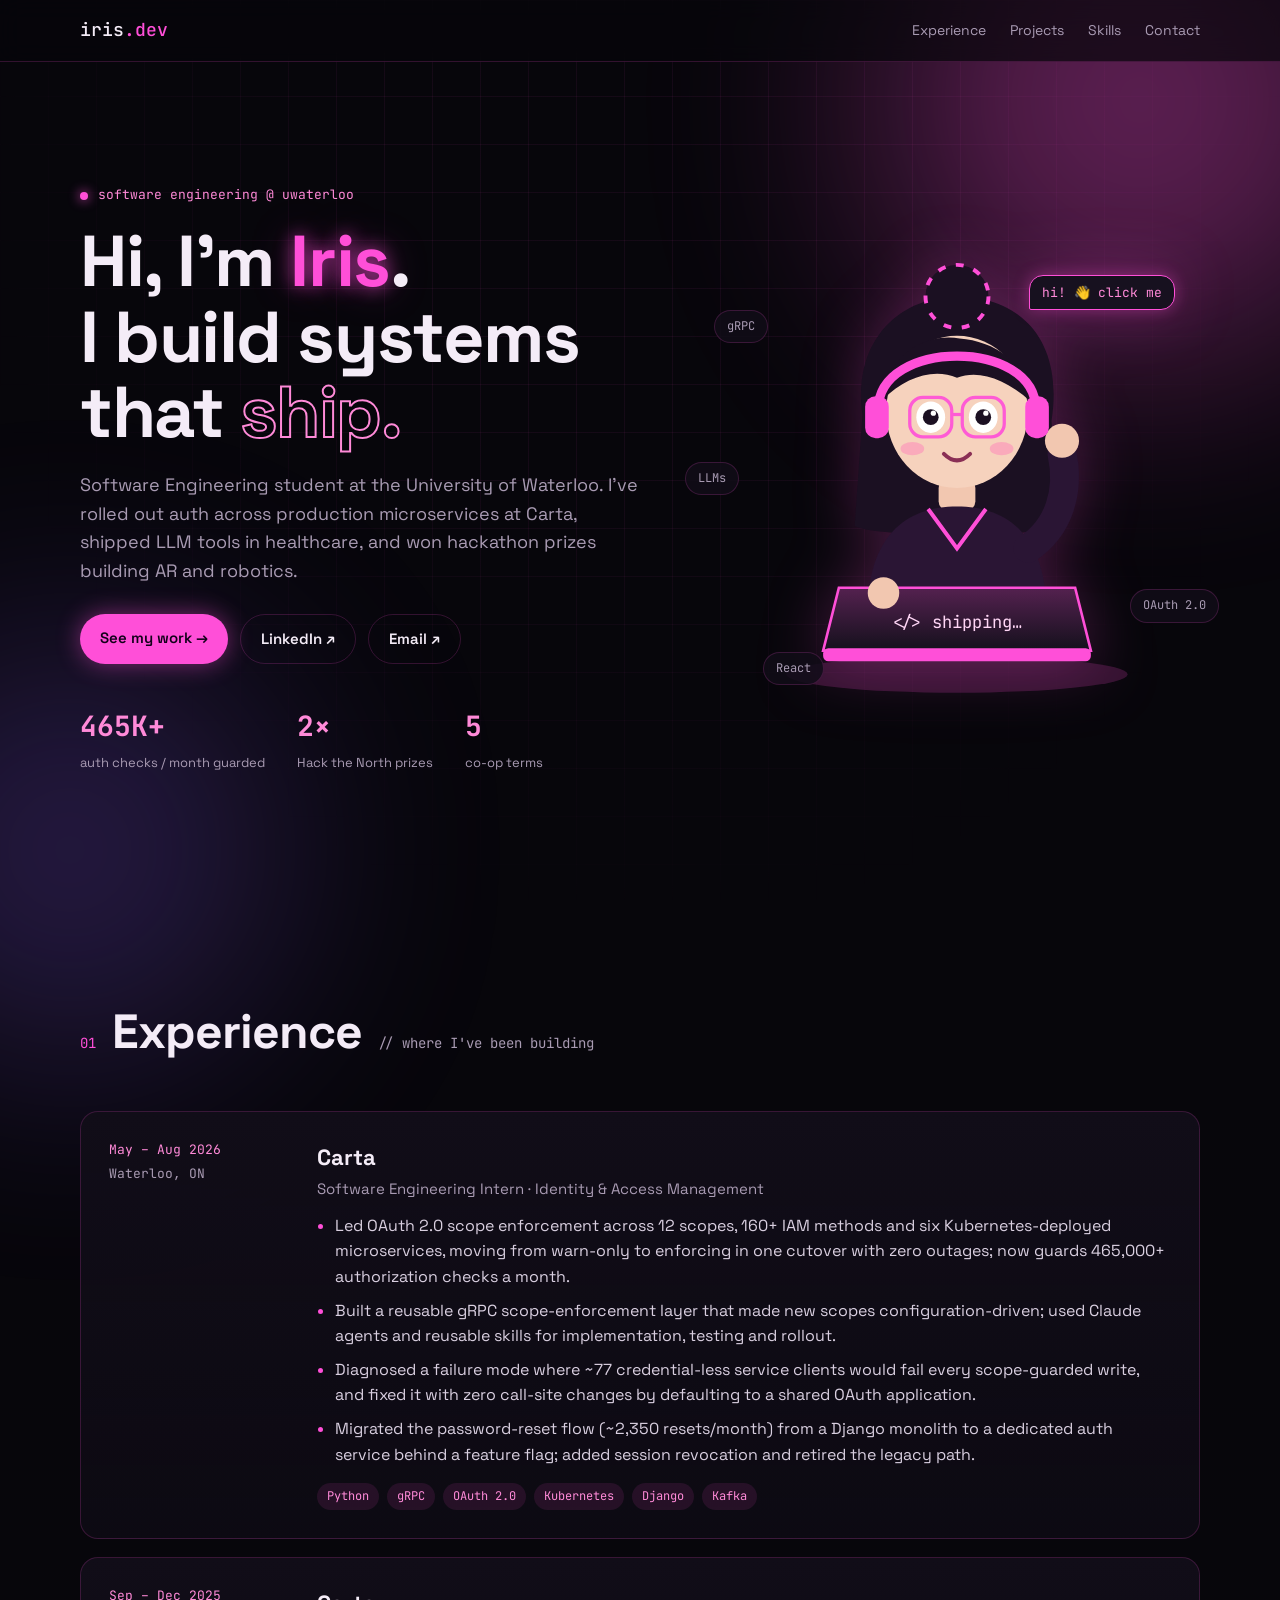
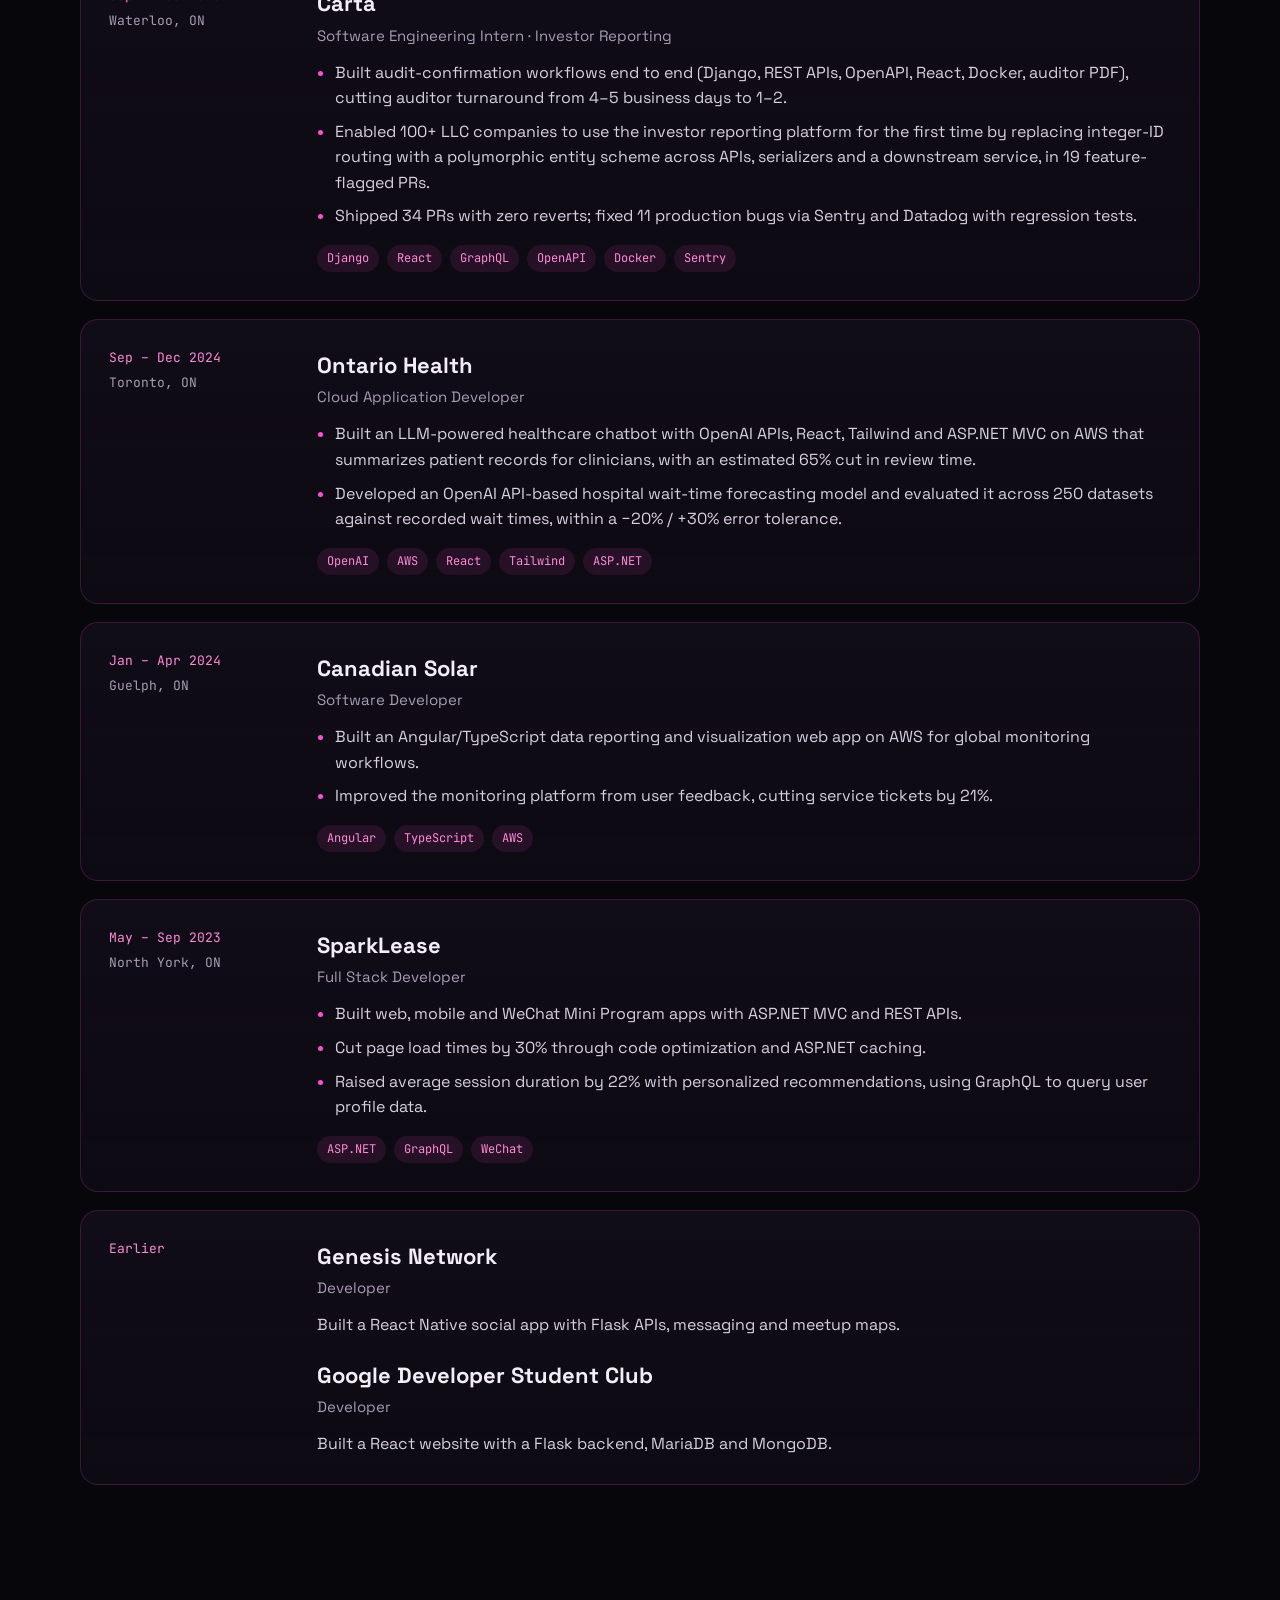
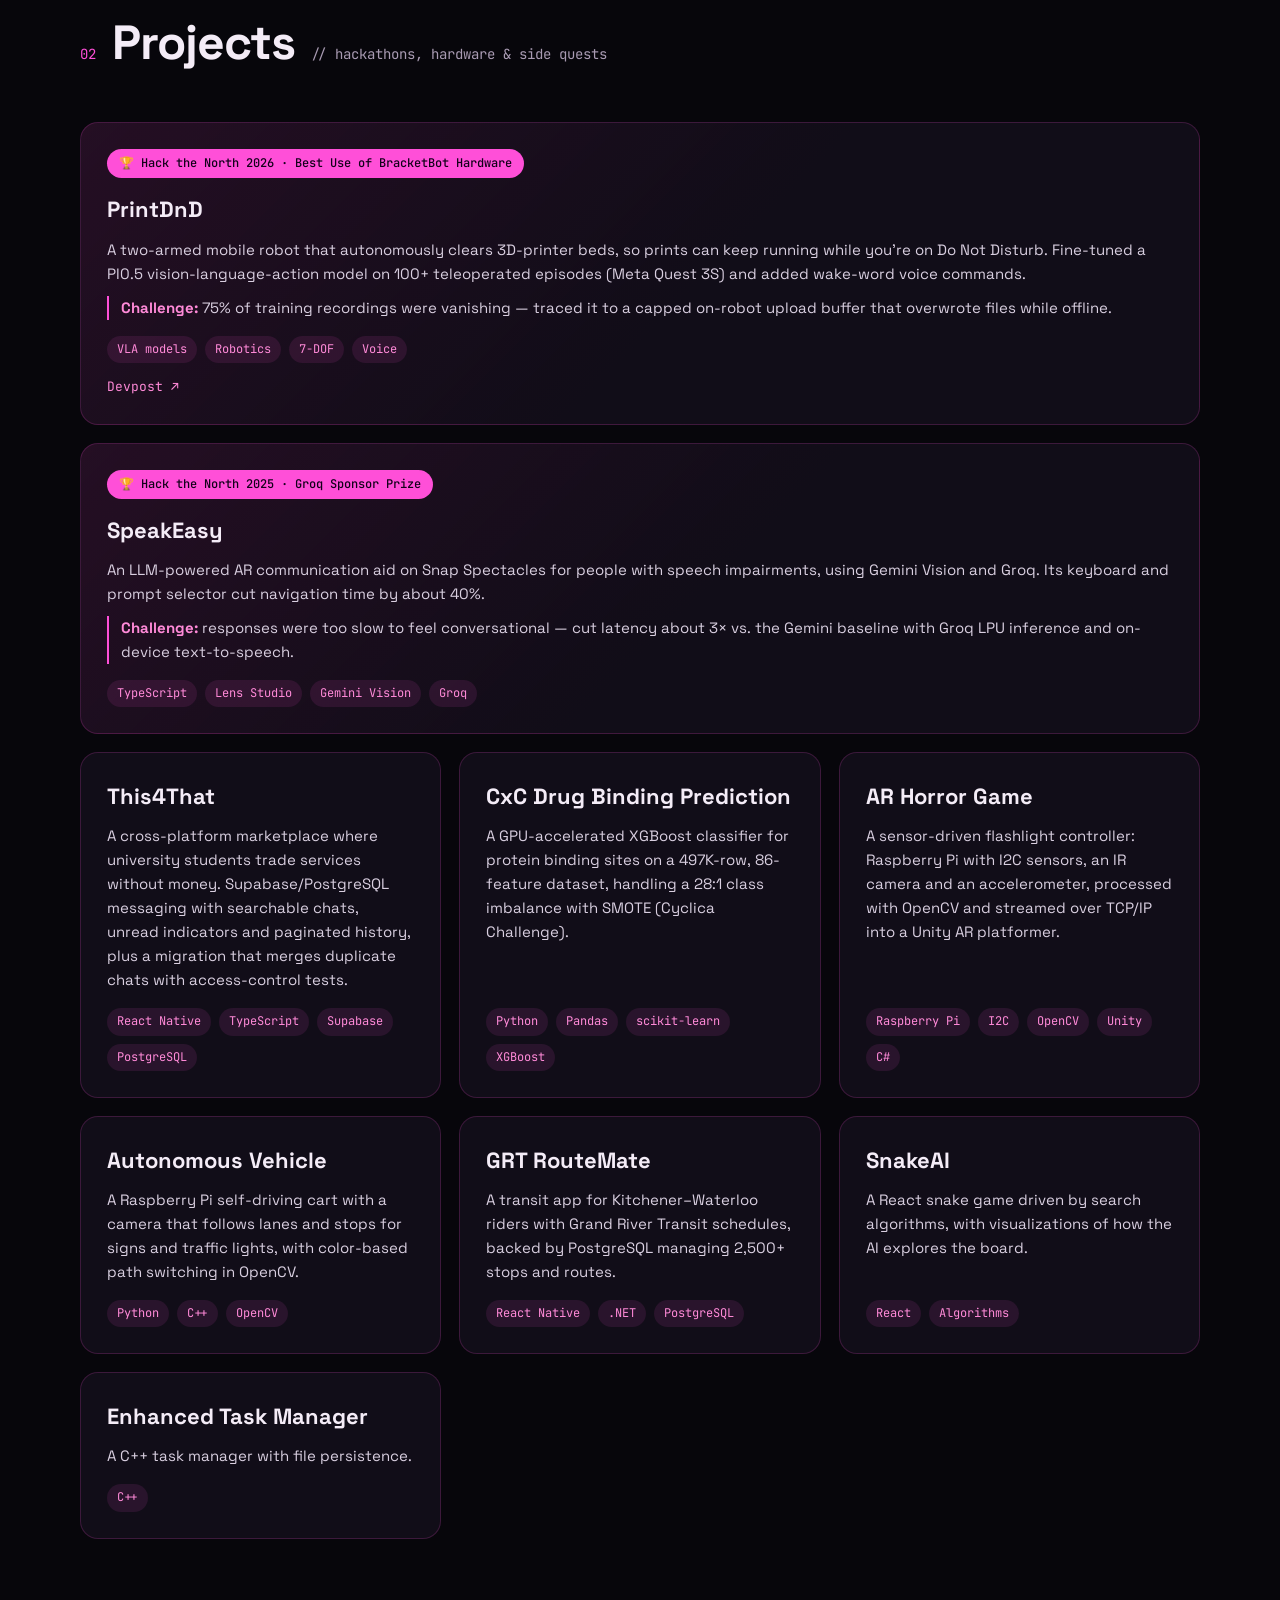
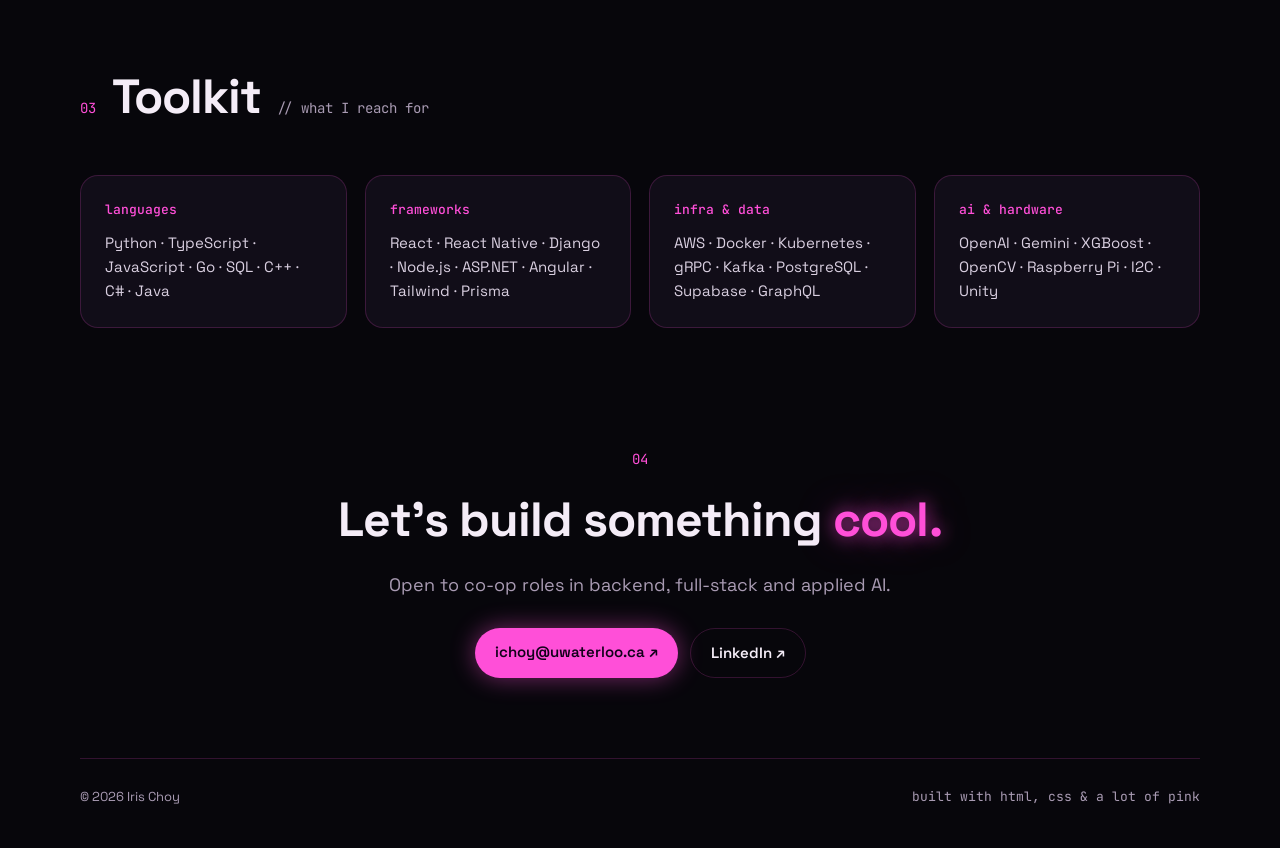
<file: index.html>
<!doctype html>
<html lang="en">
<head>
  <meta charset="utf-8" />
  <meta name="viewport" content="width=device-width, initial-scale=1" />
  <meta name="theme-color" content="#07060b" />
  <meta name="description" content="Iris Choy — Software Engineering student at the University of Waterloo building backend systems, applied AI, and interactive products." />
  <title>Iris Choy — Software Engineer</title>
  <link rel="preconnect" href="https://fonts.googleapis.com">
  <link rel="preconnect" href="https://fonts.gstatic.com" crossorigin>
  <link href="https://fonts.googleapis.com/css2?family=Space+Grotesk:wght@400;500;600;700&family=JetBrains+Mono:wght@400;500&display=swap" rel="stylesheet">
  <link rel="stylesheet" href="styles.css" />
</head>
<body>
  <div class="grid-bg" aria-hidden="true"></div>
  <div class="glow glow-a" aria-hidden="true"></div>
  <div class="glow glow-b" aria-hidden="true"></div>

  <header class="topbar">
    <a class="wordmark" href="#home" aria-label="Iris Choy home">iris<span>.dev</span></a>
    <nav aria-label="Main navigation">
      <a href="#experience">Experience</a>
      <a href="#projects">Projects</a>
      <a href="#skills">Skills</a>
      <a href="#contact">Contact</a>
    </nav>
  </header>

  <main>
    <!-- HERO -->
    <section class="hero wrap" id="home">
      <div class="hero-copy">
        <p class="kicker"><span class="dot"></span> software engineering @ uwaterloo</p>
        <h1>Hi, I'm <span class="neon">Iris</span>.<br>I build systems<br>that <span class="outline">ship.</span></h1>
        <p class="lead">Software Engineering student at the University of Waterloo. I've rolled out auth across production microservices at Carta, shipped LLM tools in healthcare, and won hackathon prizes building AR and robotics.</p>
        <div class="cta">
          <a class="btn btn-pink" href="#projects">See my work <span>→</span></a>
          <a class="btn btn-ghost" href="https://www.linkedin.com/in/iris-choy/" target="_blank" rel="noreferrer">LinkedIn ↗</a>
          <a class="btn btn-ghost" href="mailto:ichoy@uwaterloo.ca">Email ↗</a>
        </div>
        <ul class="stats">
          <li><b>465K+</b><span>auth checks / month guarded</span></li>
          <li><b>2×</b><span>Hack the North prizes</span></li>
          <li><b>5</b><span>co-op terms</span></li>
        </ul>
      </div>

      <div class="hero-art">
        <button class="coder" id="coder" type="button" aria-label="Cartoon of Iris coding — click to make her wave">
          <svg viewBox="0 0 320 340" xmlns="http://www.w3.org/2000/svg" role="img" aria-hidden="true">
            <defs>
              <linearGradient id="screenGlow" x1="0" x2="0" y1="0" y2="1">
                <stop offset="0" stop-color="#ff4fd8" stop-opacity=".55"/>
                <stop offset="1" stop-color="#ff4fd8" stop-opacity="0"/>
              </linearGradient>
            </defs>
            <!-- desk glow -->
            <ellipse cx="160" cy="318" rx="130" ry="14" fill="#ff4fd8" opacity=".18"/>
            <!-- hair back -->
            <path d="M88 120 C80 60 120 30 160 30 C205 30 242 60 232 125 L238 205 C222 214 98 214 82 205 Z" fill="#1b1022"/>
            <!-- bun -->
            <circle cx="160" cy="30" r="24" fill="#1b1022"/>
            <circle cx="160" cy="30" r="24" fill="none" stroke="#ff4fd8" stroke-width="3" stroke-dasharray="6 8" class="spin"/>
            <!-- neck -->
            <rect x="146" y="168" width="28" height="26" rx="8" fill="#f2c7b0"/>
            <!-- body hoodie -->
            <path d="M92 270 C92 214 120 190 160 190 C200 190 228 214 228 270 Z" fill="#2a1534"/>
            <path d="M138 192 L160 222 L182 192" fill="none" stroke="#ff4fd8" stroke-width="3"/>
            <!-- waving arm (right side of image) -->
            <g class="arm" id="arm">
              <path d="M214 222 C238 206 246 178 240 150" stroke="#2a1534" stroke-width="22" stroke-linecap="round" fill="none"/>
              <circle cx="240" cy="140" r="13" fill="#f2c7b0"/>
            </g>
            <!-- face -->
            <ellipse cx="160" cy="118" rx="54" ry="58" fill="#f6d2bd"/>
            <!-- bangs -->
            <path d="M104 108 C108 70 140 58 162 62 C188 64 214 80 216 110 C196 92 176 86 160 92 C142 84 120 92 104 108 Z" fill="#1b1022"/>
            <!-- headphones -->
            <path d="M100 116 C100 62 220 62 220 116" fill="none" stroke="#ff4fd8" stroke-width="7" stroke-linecap="round"/>
            <rect x="90" y="106" width="18" height="32" rx="8" fill="#ff4fd8"/>
            <rect x="212" y="106" width="18" height="32" rx="8" fill="#ff4fd8"/>
            <!-- eyes -->
            <g class="eye" data-cx="140" data-cy="122">
              <ellipse cx="140" cy="122" rx="11" ry="12" fill="#fff"/>
              <circle class="pupil" cx="140" cy="122" r="6" fill="#1b1022"/>
              <circle class="shine" cx="142" cy="119" r="2" fill="#fff"/>
              <rect class="lid" x="127" y="108" width="26" height="28" rx="12" fill="#f6d2bd"/>
            </g>
            <g class="eye" data-cx="180" data-cy="122">
              <ellipse cx="180" cy="122" rx="11" ry="12" fill="#fff"/>
              <circle class="pupil" cx="180" cy="122" r="6" fill="#1b1022"/>
              <circle class="shine" cx="182" cy="119" r="2" fill="#fff"/>
              <rect class="lid" x="167" y="108" width="26" height="28" rx="12" fill="#f6d2bd"/>
            </g>
            <!-- glasses -->
            <g fill="none" stroke="#ff4fd8" stroke-width="2.5" opacity=".9">
              <rect x="124" y="107" width="32" height="30" rx="10"/>
              <rect x="164" y="107" width="32" height="30" rx="10"/>
              <path d="M156 120 L164 120"/>
            </g>
            <!-- blush + mouth -->
            <ellipse cx="126" cy="146" rx="9" ry="5" fill="#ff7ab8" opacity=".45"/>
            <ellipse cx="194" cy="146" rx="9" ry="5" fill="#ff7ab8" opacity=".45"/>
            <path class="mouth" d="M150 150 Q160 160 170 150" stroke="#8a2f55" stroke-width="3" fill="none" stroke-linecap="round"/>
            <!-- laptop -->
            <path d="M70 252 L250 252 L262 300 L58 300 Z" fill="#14101c" stroke="#ff4fd8" stroke-width="2"/>
            <rect x="58" y="298" width="204" height="10" rx="4" fill="#ff4fd8"/>
            <path d="M70 252 L250 252 L262 300 L58 300 Z" fill="url(#screenGlow)" opacity=".5"/>
            <text x="160" y="283" text-anchor="middle" font-family="JetBrains Mono, monospace" font-size="13" fill="#ffd6f6" class="typing">&lt;/&gt; shipping…</text>
            <!-- left hand on laptop -->
            <circle cx="104" cy="256" r="12" fill="#f2c7b0"/>
          </svg>
          <span class="bubble" id="bubble">hi! 👋 click me</span>
        </button>
        <div class="chip chip-a">gRPC</div>
        <div class="chip chip-b">LLMs</div>
        <div class="chip chip-c">OAuth 2.0</div>
        <div class="chip chip-d">React</div>
      </div>
    </section>

    <!-- EXPERIENCE -->
    <section class="wrap section" id="experience">
      <div class="sec-head">
        <p class="num">01</p>
        <h2>Experience</h2>
        <p class="sub">// where I've been building</p>
      </div>

      <div class="timeline">
        <article class="job">
          <div class="when"><span>May – Aug 2026</span><span>Waterloo, ON</span></div>
          <div class="what">
            <h3>Carta <em>Software Engineering Intern · Identity &amp; Access Management</em></h3>
            <ul>
              <li>Led OAuth 2.0 scope enforcement across 12 scopes, 160+ IAM methods and six Kubernetes-deployed microservices, moving from warn-only to enforcing in one cutover with zero outages; now guards 465,000+ authorization checks a month.</li>
              <li>Built a reusable gRPC scope-enforcement layer that made new scopes configuration-driven; used Claude agents and reusable skills for implementation, testing and rollout.</li>
              <li>Diagnosed a failure mode where ~77 credential-less service clients would fail every scope-guarded write, and fixed it with zero call-site changes by defaulting to a shared OAuth application.</li>
              <li>Migrated the password-reset flow (~2,350 resets/month) from a Django monolith to a dedicated auth service behind a feature flag; added session revocation and retired the legacy path.</li>
            </ul>
            <div class="tags"><span>Python</span><span>gRPC</span><span>OAuth 2.0</span><span>Kubernetes</span><span>Django</span><span>Kafka</span></div>
          </div>
        </article>

        <article class="job">
          <div class="when"><span>Sep – Dec 2025</span><span>Waterloo, ON</span></div>
          <div class="what">
            <h3>Carta <em>Software Engineering Intern · Investor Reporting</em></h3>
            <ul>
              <li>Built audit-confirmation workflows end to end (Django, REST APIs, OpenAPI, React, Docker, auditor PDF), cutting auditor turnaround from 4–5 business days to 1–2.</li>
              <li>Enabled 100+ LLC companies to use the investor reporting platform for the first time by replacing integer-ID routing with a polymorphic entity scheme across APIs, serializers and a downstream service, in 19 feature-flagged PRs.</li>
              <li>Shipped 34 PRs with zero reverts; fixed 11 production bugs via Sentry and Datadog with regression tests.</li>
            </ul>
            <div class="tags"><span>Django</span><span>React</span><span>GraphQL</span><span>OpenAPI</span><span>Docker</span><span>Sentry</span></div>
          </div>
        </article>

        <article class="job">
          <div class="when"><span>Sep – Dec 2024</span><span>Toronto, ON</span></div>
          <div class="what">
            <h3>Ontario Health <em>Cloud Application Developer</em></h3>
            <ul>
              <li>Built an LLM-powered healthcare chatbot with OpenAI APIs, React, Tailwind and ASP.NET MVC on AWS that summarizes patient records for clinicians, with an estimated 65% cut in review time.</li>
              <li>Developed an OpenAI API-based hospital wait-time forecasting model and evaluated it across 250 datasets against recorded wait times, within a −20% / +30% error tolerance.</li>
            </ul>
            <div class="tags"><span>OpenAI</span><span>AWS</span><span>React</span><span>Tailwind</span><span>ASP.NET</span></div>
          </div>
        </article>

        <article class="job">
          <div class="when"><span>Jan – Apr 2024</span><span>Guelph, ON</span></div>
          <div class="what">
            <h3>Canadian Solar <em>Software Developer</em></h3>
            <ul>
              <li>Built an Angular/TypeScript data reporting and visualization web app on AWS for global monitoring workflows.</li>
              <li>Improved the monitoring platform from user feedback, cutting service tickets by 21%.</li>
            </ul>
            <div class="tags"><span>Angular</span><span>TypeScript</span><span>AWS</span></div>
          </div>
        </article>

        <article class="job">
          <div class="when"><span>May – Sep 2023</span><span>North York, ON</span></div>
          <div class="what">
            <h3>SparkLease <em>Full Stack Developer</em></h3>
            <ul>
              <li>Built web, mobile and WeChat Mini Program apps with ASP.NET MVC and REST APIs.</li>
              <li>Cut page load times by 30% through code optimization and ASP.NET caching.</li>
              <li>Raised average session duration by 22% with personalized recommendations, using GraphQL to query user profile data.</li>
            </ul>
            <div class="tags"><span>ASP.NET</span><span>GraphQL</span><span>WeChat</span></div>
          </div>
        </article>

        <article class="job compact">
          <div class="when"><span>Earlier</span></div>
          <div class="what">
            <h3>Genesis Network <em>Developer</em></h3>
            <p>Built a React Native social app with Flask APIs, messaging and meetup maps.</p>
            <h3 class="mt">Google Developer Student Club <em>Developer</em></h3>
            <p>Built a React website with a Flask backend, MariaDB and MongoDB.</p>
          </div>
        </article>
      </div>
    </section>

    <!-- PROJECTS -->
    <section class="wrap section" id="projects">
      <div class="sec-head">
        <p class="num">02</p>
        <h2>Projects</h2>
        <p class="sub">// hackathons, hardware &amp; side quests</p>
      </div>

      <div class="cards">
        <article class="card feature">
          <div class="badge">🏆 Hack the North 2026 · Best Use of BracketBot Hardware</div>
          <h3>PrintDnD</h3>
          <p>A two-armed mobile robot that autonomously clears 3D-printer beds, so prints can keep running while you're on Do Not Disturb. Fine-tuned a PI0.5 vision-language-action model on 100+ teleoperated episodes (Meta Quest 3S) and added wake-word voice commands.</p>
          <p class="challenge"><b>Challenge:</b> 75% of training recordings were vanishing — traced it to a capped on-robot upload buffer that overwrote files while offline.</p>
          <div class="tags"><span>VLA models</span><span>Robotics</span><span>7-DOF</span><span>Voice</span></div>
          <a class="link" href="https://devpost.com/software/printdnd" target="_blank" rel="noreferrer">Devpost ↗</a>
        </article>

        <article class="card feature">
          <div class="badge">🏆 Hack the North 2025 · Groq Sponsor Prize</div>
          <h3>SpeakEasy</h3>
          <p>An LLM-powered AR communication aid on Snap Spectacles for people with speech impairments, using Gemini Vision and Groq. Its keyboard and prompt selector cut navigation time by about 40%.</p>
          <p class="challenge"><b>Challenge:</b> responses were too slow to feel conversational — cut latency about 3× vs. the Gemini baseline with Groq LPU inference and on-device text-to-speech.</p>
          <div class="tags"><span>TypeScript</span><span>Lens Studio</span><span>Gemini Vision</span><span>Groq</span></div>
        </article>

        <article class="card">
          <h3>This4That</h3>
          <p>A cross-platform marketplace where university students trade services without money. Supabase/PostgreSQL messaging with searchable chats, unread indicators and paginated history, plus a migration that merges duplicate chats with access-control tests.</p>
          <div class="tags"><span>React Native</span><span>TypeScript</span><span>Supabase</span><span>PostgreSQL</span></div>
        </article>

        <article class="card">
          <h3>CxC Drug Binding Prediction</h3>
          <p>A GPU-accelerated XGBoost classifier for protein binding sites on a 497K-row, 86-feature dataset, handling a 28:1 class imbalance with SMOTE (Cyclica Challenge).</p>
          <div class="tags"><span>Python</span><span>Pandas</span><span>scikit-learn</span><span>XGBoost</span></div>
        </article>

        <article class="card">
          <h3>AR Horror Game</h3>
          <p>A sensor-driven flashlight controller: Raspberry Pi with I2C sensors, an IR camera and an accelerometer, processed with OpenCV and streamed over TCP/IP into a Unity AR platformer.</p>
          <div class="tags"><span>Raspberry Pi</span><span>I2C</span><span>OpenCV</span><span>Unity</span><span>C#</span></div>
        </article>

        <article class="card">
          <h3>Autonomous Vehicle</h3>
          <p>A Raspberry Pi self-driving cart with a camera that follows lanes and stops for signs and traffic lights, with color-based path switching in OpenCV.</p>
          <div class="tags"><span>Python</span><span>C++</span><span>OpenCV</span></div>
        </article>

        <article class="card">
          <h3>GRT RouteMate</h3>
          <p>A transit app for Kitchener–Waterloo riders with Grand River Transit schedules, backed by PostgreSQL managing 2,500+ stops and routes.</p>
          <div class="tags"><span>React Native</span><span>.NET</span><span>PostgreSQL</span></div>
        </article>

        <article class="card">
          <h3>SnakeAI</h3>
          <p>A React snake game driven by search algorithms, with visualizations of how the AI explores the board.</p>
          <div class="tags"><span>React</span><span>Algorithms</span></div>
        </article>

        <article class="card">
          <h3>Enhanced Task Manager</h3>
          <p>A C++ task manager with file persistence.</p>
          <div class="tags"><span>C++</span></div>
        </article>
      </div>
    </section>

    <!-- SKILLS -->
    <section class="wrap section" id="skills">
      <div class="sec-head">
        <p class="num">03</p>
        <h2>Toolkit</h2>
        <p class="sub">// what I reach for</p>
      </div>
      <div class="skills">
        <div><h4>Languages</h4><p>Python · TypeScript · JavaScript · Go · SQL · C++ · C# · Java</p></div>
        <div><h4>Frameworks</h4><p>React · React Native · Django · Node.js · ASP.NET · Angular · Tailwind · Prisma</p></div>
        <div><h4>Infra &amp; Data</h4><p>AWS · Docker · Kubernetes · gRPC · Kafka · PostgreSQL · Supabase · GraphQL</p></div>
        <div><h4>AI &amp; Hardware</h4><p>OpenAI · Gemini · XGBoost · OpenCV · Raspberry Pi · I2C · Unity</p></div>
      </div>
    </section>

    <!-- CONTACT -->
    <section class="wrap section contact" id="contact">
      <p class="num">04</p>
      <h2>Let's build something <span class="neon">cool.</span></h2>
      <p class="lead">Open to co-op roles in backend, full-stack and applied AI.</p>
      <div class="cta center">
        <a class="btn btn-pink" href="mailto:ichoy@uwaterloo.ca">ichoy@uwaterloo.ca ↗</a>
        <a class="btn btn-ghost" href="https://www.linkedin.com/in/iris-choy/" target="_blank" rel="noreferrer">LinkedIn ↗</a>
      </div>
    </section>
  </main>

  <footer class="wrap footer">
    <span>© <span id="year"></span> Iris Choy</span>
    <span class="mono">built with html, css &amp; a lot of pink</span>
  </footer>

  <script src="script.js"></script>
</body>
</html>
</file>
<file: styles.css>
:root {
  --bg: #07060b;
  --panel: #110d18;
  --panel-2: #17111f;
  --line: rgba(255, 79, 216, 0.18);
  --text: #f4ecf7;
  --muted: #a99bb3;
  --pink: #ff4fd8;
  --pink-2: #ff8ad8;
  --violet: #8b5cf6;
  --mono: "JetBrains Mono", ui-monospace, monospace;
  --sans: "Space Grotesk", system-ui, sans-serif;
}

* { box-sizing: border-box; margin: 0; padding: 0; }
html { scroll-behavior: smooth; }
body {
  background: var(--bg);
  color: var(--text);
  font-family: var(--sans);
  line-height: 1.6;
  overflow-x: hidden;
}
a { color: inherit; text-decoration: none; }

/* Background effects */
.grid-bg {
  position: fixed; inset: 0; z-index: -2;
  background-image:
    linear-gradient(rgba(255, 79, 216, 0.06) 1px, transparent 1px),
    linear-gradient(90deg, rgba(255, 79, 216, 0.06) 1px, transparent 1px);
  background-size: 48px 48px;
  mask-image: radial-gradient(ellipse at 50% 20%, #000 30%, transparent 75%);
}
.glow { position: fixed; z-index: -1; border-radius: 50%; filter: blur(120px); opacity: .35; pointer-events: none; }
.glow-a { width: 520px; height: 520px; background: var(--pink); top: -160px; right: -120px; }
.glow-b { width: 420px; height: 420px; background: var(--violet); bottom: -160px; left: -140px; opacity: .25; }

.wrap { width: min(1120px, 100% - 32px); margin-inline: auto; }

/* Topbar */
.topbar {
  position: sticky; top: 0; z-index: 10;
  display: flex; align-items: center; justify-content: space-between;
  padding: 16px max(16px, calc((100% - 1120px) / 2));
  background: rgba(7, 6, 11, 0.7);
  backdrop-filter: blur(12px);
  border-bottom: 1px solid var(--line);
}
.wordmark { font-family: var(--mono); font-weight: 500; font-size: 18px; }
.wordmark span { color: var(--pink); }
nav { display: flex; gap: 24px; font-size: 14px; color: var(--muted); }
nav a:hover { color: var(--pink); }

/* Hero */
.hero {
  min-height: calc(100vh - 64px);
  display: grid; grid-template-columns: 1.1fr 0.9fr; align-items: center; gap: 40px;
  padding: 48px 0;
}
.kicker { font-family: var(--mono); font-size: 13px; color: var(--pink-2); display: flex; align-items: center; gap: 10px; text-transform: lowercase; }
.dot { width: 8px; height: 8px; border-radius: 50%; background: var(--pink); box-shadow: 0 0 12px var(--pink); animation: pulse 2s infinite; }
@keyframes pulse { 50% { opacity: .35; } }
h1 { font-size: clamp(40px, 6vw, 72px); line-height: 1.05; margin: 18px 0 20px; letter-spacing: -0.02em; }
.neon { color: var(--pink); text-shadow: 0 0 18px rgba(255, 79, 216, .7), 0 0 42px rgba(255, 79, 216, .35); }
.outline { color: transparent; -webkit-text-stroke: 2px var(--pink-2); }
.lead { color: var(--muted); max-width: 560px; font-size: 18px; }

.cta { display: flex; flex-wrap: wrap; gap: 12px; margin-top: 28px; }
.cta.center { justify-content: center; }
.btn { padding: 12px 20px; border-radius: 999px; font-weight: 600; font-size: 15px; transition: transform .2s, box-shadow .2s, background .2s; }
.btn-pink { background: var(--pink); color: #13001a; box-shadow: 0 0 24px rgba(255, 79, 216, .45); }
.btn-pink:hover { transform: translateY(-2px); box-shadow: 0 0 36px rgba(255, 79, 216, .7); }
.btn-ghost { border: 1px solid var(--line); color: var(--text); }
.btn-ghost:hover { border-color: var(--pink); color: var(--pink); }

.stats { list-style: none; display: flex; gap: 32px; margin-top: 40px; flex-wrap: wrap; }
.stats b { display: block; font-size: 28px; color: var(--pink-2); font-family: var(--mono); }
.stats span { font-size: 13px; color: var(--muted); }

/* Cartoon */
.hero-art { position: relative; display: grid; place-items: center; }
.coder {
  position: relative; background: none; border: 0; cursor: pointer; padding: 0;
  width: min(420px, 100%);
  filter: drop-shadow(0 0 30px rgba(255, 79, 216, .25));
  animation: float 5s ease-in-out infinite;
}
.coder svg { width: 100%; height: auto; display: block; }
@keyframes float { 50% { transform: translateY(-10px); } }

.lid { transform-box: fill-box; transform-origin: center top; transform: scaleY(0); animation: blink 4.5s infinite; }
@keyframes blink { 0%, 92%, 100% { transform: scaleY(0); } 95% { transform: scaleY(1); } }

.arm { transform-box: fill-box; transform-origin: 10% 95%; transform: rotate(0deg); }
.coder.waving .arm { animation: wave .9s ease-in-out 2; }
@keyframes wave { 0%, 100% { transform: rotate(0); } 25% { transform: rotate(-18deg); } 75% { transform: rotate(14deg); } }

.spin { transform-box: fill-box; transform-origin: center; animation: spin 8s linear infinite; }
@keyframes spin { to { transform: rotate(360deg); } }
.typing { animation: flicker 2.4s infinite; }
@keyframes flicker { 50% { opacity: .55; } }

.bubble {
  position: absolute; top: 4%; right: -2%;
  font-family: var(--mono); font-size: 13px;
  background: var(--panel-2); color: var(--pink-2);
  border: 1px solid var(--pink); border-radius: 14px 14px 14px 2px;
  padding: 8px 12px; box-shadow: 0 0 16px rgba(255, 79, 216, .35);
  transition: transform .3s;
}
.coder:hover .bubble { transform: translateY(-4px); }

.chip {
  position: absolute; font-family: var(--mono); font-size: 12px;
  padding: 6px 12px; border-radius: 999px;
  border: 1px solid var(--line); background: rgba(17, 13, 24, .85); color: var(--muted);
  animation: float 6s ease-in-out infinite;
}
.chip-a { top: 12%; left: 0; }
.chip-b { top: 46%; left: -6%; animation-delay: -2s; }
.chip-c { bottom: 18%; right: -4%; animation-delay: -1s; }
.chip-d { bottom: 4%; left: 10%; animation-delay: -3s; }

/* Sections */
.section { padding: 96px 0 24px; }
.sec-head { display: flex; align-items: baseline; gap: 16px; flex-wrap: wrap; margin-bottom: 40px; }
.num { font-family: var(--mono); color: var(--pink); font-size: 14px; }
h2 { font-size: clamp(32px, 4vw, 48px); letter-spacing: -0.02em; }
.sub { font-family: var(--mono); color: var(--muted); font-size: 14px; }

/* Experience */
.timeline { display: grid; gap: 18px; }
.job {
  display: grid; grid-template-columns: 180px 1fr; gap: 28px;
  padding: 28px; border-radius: 18px;
  background: linear-gradient(180deg, var(--panel), rgba(17, 13, 24, .6));
  border: 1px solid var(--line);
  transition: border-color .25s, transform .25s;
}
.job:hover { border-color: rgba(255, 79, 216, .55); transform: translateY(-2px); }
.when { font-family: var(--mono); font-size: 13px; color: var(--muted); display: flex; flex-direction: column; gap: 4px; }
.when span:first-child { color: var(--pink-2); }
.what h3 { font-size: 22px; margin-bottom: 12px; }
.what h3 em { display: block; font-style: normal; font-weight: 400; font-size: 15px; color: var(--muted); margin-top: 2px; }
.what h3.mt { margin-top: 20px; }
.what ul { padding-left: 18px; display: grid; gap: 8px; color: #d9cfe0; }
.what li::marker { color: var(--pink); }
.what p { color: #d9cfe0; }

.tags { display: flex; flex-wrap: wrap; gap: 8px; margin-top: 16px; }
.tags span { font-family: var(--mono); font-size: 12px; padding: 4px 10px; border-radius: 999px; background: rgba(255, 79, 216, .1); color: var(--pink-2); }

/* Projects */
.cards { display: grid; grid-template-columns: repeat(3, 1fr); gap: 18px; }
.card {
  position: relative; display: flex; flex-direction: column;
  padding: 26px; border-radius: 18px;
  background: var(--panel); border: 1px solid var(--line);
  transition: border-color .25s, transform .25s, box-shadow .25s;
}
.card:hover { border-color: var(--pink); transform: translateY(-4px); box-shadow: 0 0 30px rgba(255, 79, 216, .18); }
.card.feature { grid-column: span 3; background: linear-gradient(135deg, rgba(255, 79, 216, .12), var(--panel) 55%); }
.card h3 { font-size: 22px; margin-bottom: 10px; }
.card p { color: #d9cfe0; font-size: 15px; }
.card .tags { margin-top: auto; padding-top: 16px; }
.badge { align-self: flex-start; font-family: var(--mono); font-size: 12px; padding: 5px 12px; margin-bottom: 14px; border-radius: 999px; background: var(--pink); color: #13001a; font-weight: 500; }
.challenge { margin-top: 10px; padding-left: 12px; border-left: 2px solid var(--pink); }
.challenge b { color: var(--pink-2); }
.link { margin-top: 14px; font-family: var(--mono); font-size: 13px; color: var(--pink-2); }
.link:hover { color: var(--pink); }

/* Skills */
.skills { display: grid; grid-template-columns: repeat(4, 1fr); gap: 18px; }
.skills div { padding: 24px; border-radius: 18px; border: 1px solid var(--line); background: var(--panel); }
.skills h4 { font-family: var(--mono); color: var(--pink); font-size: 13px; font-weight: 500; margin-bottom: 10px; text-transform: lowercase; }
.skills p { color: #d9cfe0; font-size: 15px; }

/* Contact & footer */
.contact { text-align: center; padding-bottom: 80px; }
.contact h2 { margin: 12px 0; }
.contact .lead { margin-inline: auto; }
.footer { display: flex; justify-content: space-between; flex-wrap: wrap; gap: 8px; padding: 28px 0 40px; border-top: 1px solid var(--line); color: var(--muted); font-size: 13px; }
.mono { font-family: var(--mono); }

/* Responsive */
@media (max-width: 900px) {
  .hero { grid-template-columns: 1fr; min-height: auto; }
  .hero-art { order: -1; }
  .coder { width: min(320px, 85%); }
  .cards { grid-template-columns: 1fr 1fr; }
  .card.feature { grid-column: span 2; }
  .skills { grid-template-columns: 1fr 1fr; }
}
@media (max-width: 640px) {
  nav { display: none; }
  .job { grid-template-columns: 1fr; gap: 12px; padding: 22px; }
  .cards, .skills { grid-template-columns: 1fr; }
  .card.feature { grid-column: span 1; }
  .chip-b, .chip-c { display: none; }
  .stats { gap: 20px; }
}
@media (prefers-reduced-motion: reduce) {
  *, *::before, *::after { animation: none !important; transition: none !important; }
}
</file>
